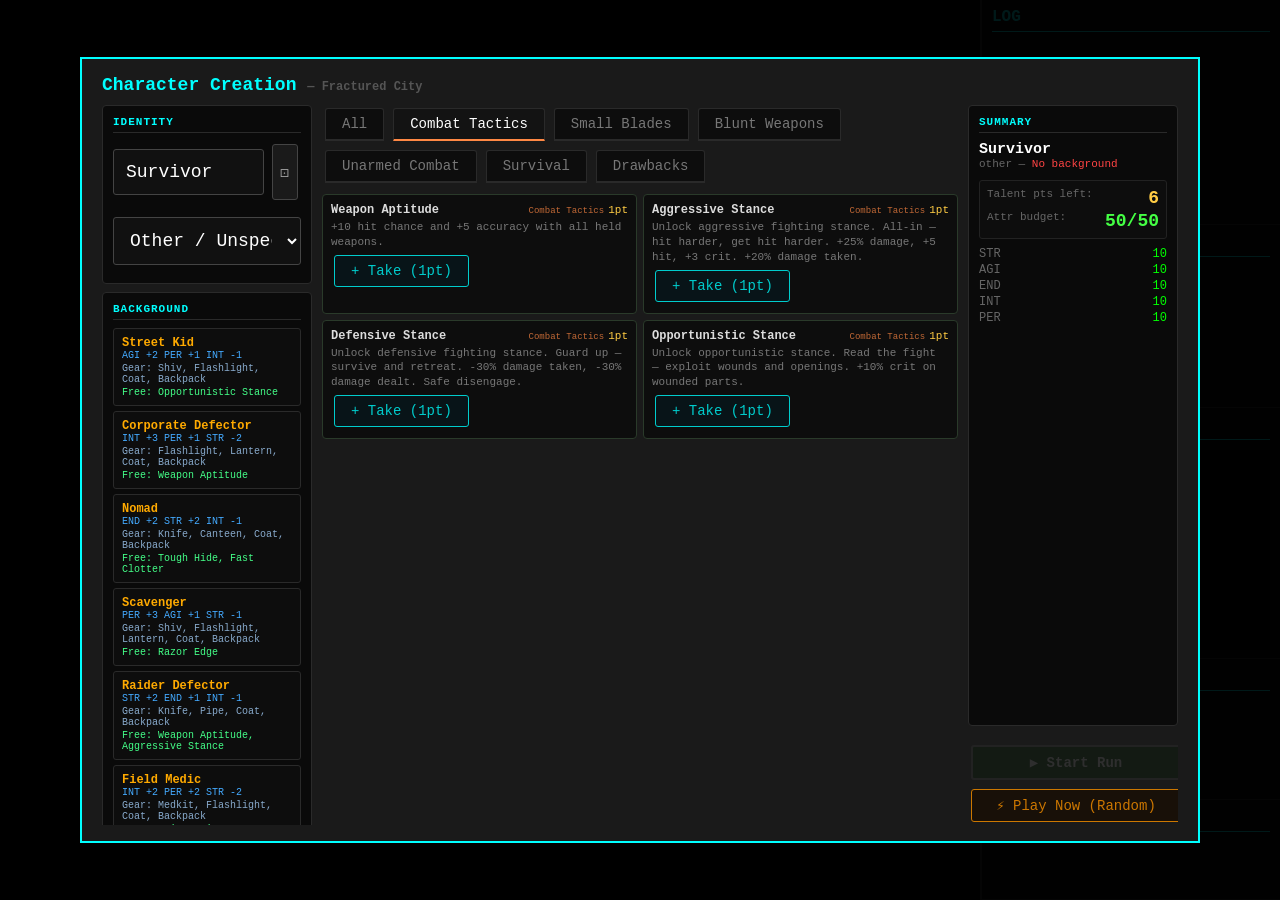
<file: index.html>
<!DOCTYPE html>
<html lang="en">
<head>
    <meta charset="UTF-8">
    <meta name="viewport" content="width=device-width, initial-scale=1.0, maximum-scale=1.0, user-scalable=no, viewport-fit=cover">
    <meta name="apple-mobile-web-app-capable" content="yes">
    <meta name="apple-mobile-web-app-status-bar-style" content="black-translucent">
    <meta name="theme-color" content="#0a0a0a">
    <link rel="manifest" href="manifest.json">
    <title>Fractured City - Roguelike</title>
    <link rel="stylesheet" href="styles.css">
</head>
<body>
    <div id="game-container">
        <div id="main-view">
            <canvas id="game-canvas"></canvas>
        </div>
        
        <div id="ui-panels">
            <div id="log-panel" class="panel">
                <h3>Log</h3>
                <div id="log-content"></div>
            </div>
            
            <div id="character-panel" class="panel">
                <h3>Character</h3>
                <div id="character-content"></div>
            </div>
            
            <div id="minimap-panel" class="panel">
                <h3>Map</h3>
                <canvas id="minimap-canvas"></canvas>
            </div>
            
            <div id="context-panel" class="panel">
                <h3>Target Info</h3>
                <div id="context-content"></div>
            </div>
            
            <div id="location-panel" class="panel">
                <h3>Location</h3>
                <div id="location-content"></div>
            </div>
        </div>
        
        <!-- Mobile Controls (hidden on desktop) -->
        <div id="mobile-controls">
            <div id="mobile-hud">
                <span id="mobile-hp"></span>
                <span id="mobile-status"></span>
                <span id="mobile-zone"></span>
            </div>
            
            <div id="mobile-bottom">
                <div id="mobile-dpad">
                    <button type="button" class="dpad-btn" id="dpad-up" data-dx="0" data-dy="-1">&#9650;</button>
                    <div class="dpad-mid-row">
                        <button type="button" class="dpad-btn" id="dpad-left" data-dx="-1" data-dy="0">&#9664;</button>
                        <button type="button" class="dpad-btn dpad-center" id="dpad-wait" data-action="wait">&#9679;</button>
                        <button type="button" class="dpad-btn" id="dpad-right" data-dx="1" data-dy="0">&#9654;</button>
                    </div>
                    <button type="button" class="dpad-btn" id="dpad-down" data-dx="0" data-dy="1">&#9660;</button>
                </div>
                
                <div id="mobile-actions">
                    <div class="action-row" id="mobile-primary-row">
                        <button type="button" class="action-btn" id="btn-interact" data-action="interact">ACT</button>
                        <button type="button" class="action-btn" id="btn-inspect" data-action="inspect">LOOK</button>
                        <button type="button" class="action-btn" id="btn-grab" data-action="grab_all">GRAB</button>
                        <button type="button" class="action-btn" id="btn-inventory" data-action="inventory">INV</button>
                        <button type="button" class="action-btn" id="btn-overworld" data-action="overworld">MAP</button>
                        <button type="button" class="action-btn action-btn--more" id="btn-more" data-action="more_menu">&bull;&bull;&bull;</button>
                    </div>
                    <div class="action-row hidden" id="mobile-more-row">
                        <button type="button" class="action-btn" id="btn-craft" data-action="craft">WRKSH</button>
                        <button type="button" class="action-btn" id="btn-character" data-action="character">CHAR</button>
                        <button type="button" class="action-btn" id="btn-abilities" data-action="abilities">ABIL</button>
                        <button type="button" class="action-btn" id="btn-move-mode" data-action="move_mode">MODE</button>
                        <button type="button" class="action-btn" id="btn-stance" data-action="combat_stance">STNC</button>
                        <button type="button" class="action-btn" id="btn-combat" data-action="combat_detail">BTL</button>
                        <button type="button" class="action-btn" id="btn-ascend" data-action="ascend">&#9650;Z</button>
                        <button type="button" class="action-btn" id="btn-descend" data-action="descend">&#9660;Z</button>
                        <button type="button" class="action-btn" id="btn-strafe-left" data-action="strafe_left">&#8678;</button>
                        <button type="button" class="action-btn" id="btn-strafe-right" data-action="strafe_right">&#8680;</button>
                        <button type="button" class="action-btn" id="btn-view" data-action="toggle_view">VIEW</button>
                    </div>
                </div>
            </div>
            
            <div id="mobile-panel-tabs">
                <button class="panel-tab active" data-panel="log-panel">LOG</button>
                <button class="panel-tab" data-panel="character-panel">CHAR</button>
                <button class="panel-tab" data-panel="minimap-panel">MAP</button>
                <button class="panel-tab" data-panel="context-panel">INFO</button>
                <button class="panel-tab" data-panel="location-panel">LOC</button>
            </div>
            
            <div id="mobile-panel-drawer" class="hidden">
                <div id="mobile-panel-content"></div>
            </div>
        </div>
    </div>
    
    <!-- Combat Detail Overlay (non-blocking, sits on top of game canvas) -->
    <div id="combat-overlay" class="hidden">
        <div id="combat-overlay-header">
            <span id="combat-overlay-title">COMBAT</span>
            <button id="close-combat-btn" class="small-btn">Close [B]</button>
        </div>
        <div id="combat-overlay-body">
            <div id="combat-player-panel" class="combat-entity-panel"></div>
            <div id="combat-feed-panel"></div>
            <div id="combat-enemy-panel" class="combat-entity-panel"></div>
        </div>
    </div>
    
    <div id="character-creation" class="modal hidden">
        <div class="modal-content" style="width:1120px;max-width:98vw;max-height:97vh;overflow:hidden;padding:16px 20px;">
            <h2 style="margin:0 0 10px;font-size:18px;">Character Creation <span style="font-size:12px;color:#555;">— Fractured City</span></h2>
            <div id="creation-form"></div>
        </div>
    </div>
    
    <div id="detailed-character" class="modal hidden">
        <div class="modal-content">
            <h2>Character Sheet</h2>
            <div id="detailed-character-content"></div>
            <button id="close-character-btn">Close [C]</button>
        </div>
    </div>
    
    <div id="detailed-inventory" class="modal hidden">
        <div class="modal-content">
            <h2>Interact</h2>
            <div id="detailed-inventory-content"></div>
            <button id="close-inventory-btn">Close [I]</button>
        </div>
    </div>
    
    <div id="ability-popup" class="hidden"></div>
    
    <div id="ability-panel" class="modal hidden">
        <div class="modal-content" style="width: 740px; max-width: 96vw;">
            <h2>Traits &amp; Talents <span style="font-size:13px; color:#888;">[Q]</span></h2>
            <div id="talent-tab-bar" style="display:flex; gap:6px; margin-bottom:10px;">
                <button class="talent-tab-btn active" data-tab="talents">Talents</button>
                <button class="talent-tab-btn" data-tab="abilities">Abilities</button>
            </div>
            <div id="ability-panel-content"></div>
            <button id="close-ability-btn">Close [Q]</button>
        </div>
    </div>
    
    <div id="help-screen" class="modal hidden">
        <div class="modal-content" style="max-width: 800px;">
            <div id="help-tabs" style="display: flex; gap: 4px; margin-bottom: 12px; border-bottom: 2px solid #333; padding-bottom: 8px;"></div>
            <div id="help-search" style="display: none; margin-bottom: 10px;">
                <input id="help-search-input" type="text" placeholder="Search..." style="width: 100%; padding: 6px 10px; background: #1a1a1a; border: 1px solid #444; color: #fff; font-size: 13px; border-radius: 3px;">
            </div>
            <div id="help-content" style="max-height: 65vh; overflow-y: auto;"></div>
            <button id="close-help-btn">Close [?]</button>
        </div>
    </div>
    
    <div id="npc-dialogue" class="modal hidden">
        <div class="modal-content" style="max-width: 600px;">
            <div id="npc-dialogue-header" style="display:flex; align-items:center; gap:10px; margin-bottom:12px; border-bottom:2px solid #555; padding-bottom:8px;">
                <span id="npc-dialogue-glyph" style="font-size:24px;">@</span>
                <div>
                    <h2 id="npc-dialogue-name" style="margin:0; font-size:18px;">NPC</h2>
                    <div id="npc-dialogue-subtitle" style="font-size:12px; color:#888;"></div>
                </div>
            </div>
            <div id="npc-dialogue-text" style="font-size:14px; line-height:1.6; color:#ddd; margin-bottom:16px; min-height:40px;"></div>
            <div id="npc-dialogue-choices" style="display:flex; flex-direction:column; gap:8px;"></div>
        </div>
    </div>

    <script type="module" src="src/main.js"></script>
    <script>
        const isLocalDevHost = ['localhost', '127.0.0.1', '::1'].includes(window.location.hostname);

        if ('serviceWorker' in navigator) {
            if (isLocalDevHost) {
                navigator.serviceWorker.getRegistrations()
                    .then((registrations) => Promise.all(registrations.map((registration) => registration.unregister())))
                    .catch(() => {});

                if ('caches' in window) {
                    caches.keys()
                        .then((keys) => Promise.all(keys.map((key) => caches.delete(key))))
                        .catch(() => {});
                }
            } else {
                navigator.serviceWorker.register('/sw.js').catch(() => {});
            }
        }
    </script>
</body>
</html>
</file>
<file: styles.css>
* {
    margin: 0;
    padding: 0;
    box-sizing: border-box;
}

body {
    font-family: 'Courier New', monospace;
    background-color: #0a0a0a;
    color: #00ff00;
    overflow: hidden;
}

#game-container {
    display: flex;
    height: 100vh;
    width: 100vw;
}

#main-view {
    flex: 1;
    display: flex;
    align-items: flex-start;
    justify-content: flex-start;
    background-color: #000000;
    overflow: hidden;
}

#game-canvas {
    image-rendering: pixelated;
    image-rendering: crisp-edges;
    image-rendering: -moz-crisp-edges;
}

#ui-panels {
    width: 300px;
    background-color: #0f0f0f;
    border-left: 2px solid #333;
    display: flex;
    flex-direction: column;
    height: 100vh;
    overflow: hidden;
}

.panel {
    border-bottom: 1px solid #333;
    padding: 8px 10px;
    min-height: 0;
    overflow-y: auto;
}

#log-panel      { flex: 2.5; }
#character-panel { flex: 2; }
#context-panel  { flex: 1.5; }
#location-panel { flex: 1; min-height: 50px; }

.panel h3 {
    color: #00ffff;
    margin-bottom: 10px;
    font-size: 16px;
    text-transform: uppercase;
    border-bottom: 1px solid #00ffff;
    padding-bottom: 5px;
}

#log-content {
    font-size: 14px;
    line-height: 1.5;
    max-height: 250px;
    overflow-y: auto;
}

.log-entry {
    margin-bottom: 5px;
    color: #aaa;
}

.log-entry.combat {
    color: #ff4444;
}

.log-entry.info {
    color: #44ff44;
}

.log-entry.warning {
    color: #ffaa00;
}

#minimap-canvas {
    width: 100%;
    height: 200px;
    background-color: #000;
    image-rendering: pixelated;
    image-rendering: crisp-edges;
    display: block;
}

#minimap-panel {
    flex-shrink: 0;
    overflow: hidden;
    padding: 8px 10px;
}

#character-content,
#context-content {
    font-size: 15px;
    line-height: 1.6;
}

.stat-line {
    display: flex;
    justify-content: space-between;
    margin-bottom: 3px;
}

.stat-label {
    color: #888;
}

.stat-value {
    color: #00ff00;
}

/* ── Combat Detail Overlay ────────────────────────────── */
#combat-overlay {
    position: fixed;
    bottom: 10px;
    left: 10px;
    z-index: 900;
    pointer-events: none;
    display: flex;
    flex-direction: column-reverse;
}

#combat-overlay.hidden {
    display: none;
}

#combat-overlay-header {
    pointer-events: auto;
    background: rgba(10, 10, 10, 0.95);
    border: 1px solid #ff4444;
    border-top: none;
    padding: 4px 16px;
    display: flex;
    align-items: center;
    gap: 12px;
    border-radius: 0 0 4px 4px;
}

#combat-overlay-title {
    color: #ff4444;
    font-family: 'Courier New', monospace;
    font-weight: bold;
    font-size: 14px;
    letter-spacing: 2px;
}

#combat-overlay-header .small-btn {
    font-size: 11px;
    padding: 2px 8px;
    margin: 0;
}

#combat-overlay-body {
    pointer-events: auto;
    background: rgba(10, 10, 10, 0.92);
    border: 1px solid #ff4444;
    border-radius: 4px 4px 0 0;
    display: flex;
    gap: 0;
    width: 700px;
    max-width: calc(100vw - 320px);
    max-height: 45vh;
    overflow: hidden;
}

.combat-entity-panel {
    flex: 1;
    padding: 10px;
    overflow-y: auto;
    font-family: 'Courier New', monospace;
    font-size: 12px;
    color: #ccc;
    min-width: 0;
    border-right: 1px solid #333;
}

.combat-entity-panel:last-child {
    border-right: none;
}

#combat-feed-panel {
    flex: 1.2;
    padding: 10px;
    overflow-y: auto;
    font-family: 'Courier New', monospace;
    font-size: 12px;
    color: #ccc;
    border-right: 1px solid #333;
    max-height: 50vh;
}

.combat-entity-name {
    font-weight: bold;
    font-size: 14px;
    margin-bottom: 6px;
}

.combat-section-label {
    color: #888;
    font-size: 11px;
    text-transform: uppercase;
    letter-spacing: 1px;
    margin-top: 8px;
    margin-bottom: 4px;
    border-bottom: 1px solid #333;
    padding-bottom: 2px;
}

.combat-wound-line {
    font-size: 11px;
    margin-bottom: 2px;
}

.combat-feed-entry {
    font-size: 11px;
    margin-bottom: 6px;
    padding: 4px 6px;
    border-left: 2px solid #333;
    line-height: 1.4;
}

.combat-feed-entry.hit { border-left-color: #ff4444; }
.combat-feed-entry.crit { border-left-color: #ffff00; }
.combat-feed-entry.miss { border-left-color: #666666; }
.combat-feed-entry.kill { border-left-color: #ff0000; background: rgba(255, 0, 0, 0.05); }

.combat-part-status {
    font-size: 11px;
    margin-bottom: 2px;
}

.modal {
    position: fixed;
    top: 0;
    left: 0;
    width: 100vw;
    height: 100vh;
    background-color: rgba(0, 0, 0, 0.9);
    display: flex;
    align-items: center;
    justify-content: center;
    z-index: 1000;
}

.modal.hidden {
    display: none;
}

/* Ability use popup — persistent until next action */
#ability-popup {
    position: fixed;
    top: 60px;
    left: 50%;
    transform: translateX(-50%);
    z-index: 950;
    background: rgba(20, 10, 35, 0.92);
    border: 1px solid #cc88ff;
    border-left: 3px solid #cc88ff;
    padding: 8px 18px;
    border-radius: 4px;
    font-family: 'Courier New', monospace;
    font-size: 14px;
    color: #ddd;
    pointer-events: none;
    max-width: 500px;
    text-align: center;
    box-shadow: 0 2px 12px rgba(140, 80, 220, 0.3);
}

#ability-popup.hidden {
    display: none;
}

#ability-popup .popup-ability-name {
    color: #cc88ff;
    font-weight: bold;
}

#ability-popup .popup-hit {
    color: #44ff44;
}

#ability-popup .popup-miss {
    color: #888;
}

#ability-popup .popup-damage {
    color: #ff4444;
    font-weight: bold;
}

#ability-popup .popup-effect {
    color: #ffcc00;
}

.modal-content {
    background-color: #1a1a1a;
    border: 2px solid #00ffff;
    padding: 30px;
    max-width: 700px;
    width: 70vw;
    max-height: 85vh;
    overflow-y: auto;
    overscroll-behavior: contain;
    font-size: 18px;
}

.modal-content h2 {
    color: #00ffff;
    margin-bottom: 20px;
    font-size: 28px;
}

.modal-content h3 {
    color: #00ffff;
    font-size: 22px;
    margin-bottom: 12px;
}

.modal-content h4 {
    color: #00ffff;
    font-size: 18px;
    margin-bottom: 10px;
}

.modal-content .stat-line {
    font-size: 16px;
    margin-bottom: 5px;
}

.modal-content .stat-label {
    font-size: 16px;
}

.modal-content .stat-value {
    font-size: 16px;
}

button {
    background-color: #003333;
    color: #00ffff;
    border: 1px solid #00ffff;
    padding: 7px 16px;
    cursor: pointer;
    font-family: 'Courier New', monospace;
    font-size: 14px;
    margin: 3px;
}

button:hover {
    background-color: #005555;
}

button:active {
    background-color: #001111;
}

.small-btn {
    padding: 8px 14px;
    font-size: 14px;
    margin: 3px;
}

.modal-content button {
    font-size: 14px;
    padding: 7px 16px;
}

.modal-content .small-btn {
    font-size: 14px;
    padding: 8px 14px;
}

.inventory-item:hover {
    background-color: #1a1a1a;
}

input, select {
    background-color: #0a0a0a;
    color: #00ff00;
    border: 1px solid #333;
    padding: 12px;
    font-family: 'Courier New', monospace;
    font-size: 18px;
    margin: 8px 0;
    min-height: 40px;
}

.form-group {
    margin-bottom: 20px;
}

.form-group label {
    display: block;
    color: #888;
    margin-bottom: 8px;
    font-size: 18px;
    font-weight: bold;
}

.modal-content input,
.modal-content select {
    font-size: 18px;
    padding: 12px;
}

.modal-content label {
    font-size: 18px;
}

/* ===== Mobile Controls (hidden on desktop) ===== */

#mobile-controls {
    display: none;
}

/* ===== Mobile Layout ===== */
@media (max-width: 1024px), (pointer: coarse) {
    /* Disable all browser-default touch behaviors globally */
    *,
    *::before,
    *::after {
        -webkit-user-select: none;
        user-select: none;
        -webkit-touch-callout: none;
        -webkit-tap-highlight-color: transparent;
    }

    /* Allow text selection only inside input/textarea */
    input, textarea {
        -webkit-user-select: text;
        user-select: text;
    }

    body {
        overflow: hidden;
        position: fixed;
        width: 100%;
        height: 100%;
        touch-action: manipulation;
        overscroll-behavior: none;
    }

    html {
        overscroll-behavior: none;
    }

    #game-container {
        flex-direction: column;
        height: 100vh;
        height: 100dvh;
    }

    #main-view {
        flex: 1;
        min-height: 0;
        align-items: center;
        justify-content: center;
    }

    /* Hide desktop sidebar on mobile */
    #ui-panels {
        display: none;
    }

    /* Show mobile controls */
    #mobile-controls {
        display: flex;
        flex-direction: column;
        background-color: #0a0a0a;
        flex-shrink: 0;
        padding: env(safe-area-inset-bottom, 0px);
    }

    /* --- Compact HUD Strip --- */
    #mobile-hud {
        display: flex;
        justify-content: space-between;
        align-items: center;
        padding: 4px 10px;
        background-color: #111;
        border-top: 1px solid #333;
        font-size: 12px;
        min-height: 24px;
    }

    #mobile-hud span {
        color: #00ff00;
    }

    #mobile-hp {
        color: #ff4444 !important;
        font-weight: bold;
    }

    #mobile-zone {
        color: #00ccff !important;
    }

    /* --- Bottom Controls Area --- */
    #mobile-bottom {
        display: flex;
        align-items: center;
        justify-content: space-between;
        padding: 6px 10px;
        gap: 10px;
        border-top: 1px solid #333;
    }

    /* --- D-Pad --- */
    #mobile-dpad {
        display: flex;
        flex-direction: column;
        align-items: center;
        gap: 2px;
        flex-shrink: 0;
    }

    .dpad-mid-row {
        display: flex;
        gap: 2px;
    }

    .dpad-btn {
        width: 48px;
        height: 48px;
        background-color: #1a1a2e;
        color: #00ffff;
        border: 1px solid #00ffff;
        border-radius: 6px;
        font-size: 18px;
        display: flex;
        align-items: center;
        justify-content: center;
        padding: 0;
        margin: 0;
        -webkit-tap-highlight-color: transparent;
        user-select: none;
        touch-action: manipulation;
    }

    .dpad-btn:active {
        background-color: #003344;
        border-color: #00ffff;
    }

    .dpad-center {
        background-color: #0d0d1a;
        color: #888;
        font-size: 14px;
    }

    /* --- Action Buttons --- */
    #mobile-actions {
        display: flex;
        flex-direction: column;
        gap: 4px;
        flex: 1;
    }

    .action-row {
        display: flex;
        gap: 4px;
    }

    .action-btn {
        flex: 1;
        height: 44px;
        background-color: #1a1a2e;
        color: #00ffff;
        border: 1px solid #444;
        border-radius: 4px;
        font-family: 'Courier New', monospace;
        font-size: 11px;
        font-weight: bold;
        padding: 0 4px;
        margin: 0;
        -webkit-tap-highlight-color: transparent;
        user-select: none;
        touch-action: manipulation;
        text-transform: uppercase;
        letter-spacing: 0.5px;
    }

    .action-btn:active {
        background-color: #003344;
        border-color: #00ffff;
    }

    #btn-abilities {
        background-color: #1a102e;
        border-color: #8855cc;
        color: #cc88ff;
    }

    #btn-abilities:active {
        background-color: #2a1a4e;
    }

    .action-btn--more {
        background-color: #111;
        border-color: #555;
        color: #888;
        flex: 0 0 40px;
    }

    #btn-overworld {
        background-color: #0a1a0a;
        border-color: #44aa44;
        color: #44ff88;
    }

    #mobile-more-row {
        flex-wrap: wrap;
    }

    #mobile-more-row .action-btn {
        flex: 1 1 calc(25% - 4px);
        min-width: 0;
    }

    /* --- Panel Tabs --- */
    #mobile-panel-tabs {
        display: flex;
        border-top: 1px solid #333;
        background-color: #0f0f0f;
    }

    .panel-tab {
        flex: 1;
        height: 32px;
        background-color: #0f0f0f;
        color: #666;
        border: none;
        border-right: 1px solid #222;
        border-radius: 0;
        font-family: 'Courier New', monospace;
        font-size: 10px;
        font-weight: bold;
        padding: 0;
        margin: 0;
        -webkit-tap-highlight-color: transparent;
        user-select: none;
        touch-action: manipulation;
    }

    .panel-tab:last-child {
        border-right: none;
    }

    .panel-tab.active {
        color: #00ffff;
        background-color: #1a1a2e;
        border-bottom: 2px solid #00ffff;
    }

    /* --- Panel Drawer --- */
    #mobile-panel-drawer {
        background-color: #0f0f0f;
        border-top: 1px solid #333;
        max-height: 30vh;
        overflow-y: auto;
        padding: 8px 10px;
        font-size: 12px;
        line-height: 1.4;
    }

    #mobile-panel-drawer.hidden {
        display: none;
    }

    #mobile-panel-content {
        color: #aaa;
    }

    #mobile-panel-content .stat-line {
        font-size: 12px;
        margin-bottom: 2px;
    }

    #mobile-panel-content .stat-label {
        font-size: 12px;
    }

    #mobile-panel-content .stat-value {
        font-size: 12px;
    }

    #mobile-panel-content .log-entry {
        font-size: 11px;
        margin-bottom: 2px;
    }

    #mobile-panel-content h3 {
        font-size: 12px;
        color: #00ffff;
        margin-bottom: 4px;
        padding-bottom: 2px;
        border-bottom: 1px solid #333;
    }

    /* --- Stack inventory grid on mobile --- */
    .modal-content div[style*="grid-template-columns: 1fr 1fr"] {
        grid-template-columns: 1fr !important;
    }

    /* --- Modal Fullscreen on Mobile --- */
    .modal {
        touch-action: manipulation;
        overflow: hidden;
    }

    .modal-content {
        width: 100vw !important;
        max-width: 100vw !important;
        height: 100vh !important;
        height: 100dvh !important;
        max-height: 100vh !important;
        max-height: 100dvh !important;
        padding: 15px;
        border: none;
        border-radius: 0;
        font-size: 14px;
        overflow-y: auto !important;
        -webkit-overflow-scrolling: touch;
        touch-action: pan-y;
        overscroll-behavior: contain;
    }

    .modal-content h2 {
        font-size: 20px;
        margin-bottom: 12px;
    }

    .modal-content h3 {
        font-size: 16px;
        margin-bottom: 8px;
    }

    .modal-content h4 {
        font-size: 14px;
        margin-bottom: 6px;
    }

    .modal-content .stat-line {
        font-size: 13px;
    }

    .modal-content .stat-label,
    .modal-content .stat-value {
        font-size: 13px;
    }

    .modal-content button {
        font-size: 14px;
        padding: 10px 18px;
    }

    .modal-content .small-btn {
        font-size: 12px;
        padding: 6px 10px;
    }

    .modal-content input,
    .modal-content select {
        font-size: 16px;
        padding: 10px;
    }

    .modal-content label {
        font-size: 14px;
    }

    /* --- Combat Overlay on Mobile --- */
    #combat-overlay {
        bottom: 0;
        left: 0;
        right: 0;
    }

    #combat-overlay-body {
        flex-direction: column;
        width: 100vw;
        max-width: 100vw;
        max-height: 70vh;
        border-radius: 0;
        overflow-y: auto;
    }

    .combat-entity-panel {
        border-right: none;
        border-bottom: 1px solid #333;
    }

    #combat-feed-panel {
        border-right: none;
        border-bottom: 1px solid #333;
        max-height: none;
    }
}

/* ── Talent / Traits Screen ──────────────────────────────────────────────── */

.talent-tab-btn {
    background: #222;
    color: #aaa;
    border: 1px solid #444;
    padding: 6px 18px;
    cursor: pointer;
    font-family: inherit;
    font-size: 14px;
    border-radius: 3px;
    transition: background 0.15s, color 0.15s;
}
.talent-tab-btn:hover { background: #2a2a2a; color: #fff; }
.talent-tab-btn.active { background: #1a3040; border-color: #00ffff; color: #00ffff; }

#talent-screen-layout {
    display: flex;
    gap: 12px;
    height: 480px;
}

#talent-tree-nav {
    display: flex;
    flex-direction: column;
    gap: 6px;
    width: 160px;
    flex-shrink: 0;
}
#talent-tree-nav .talent-pts-display {
    color: #ffcc44;
    font-size: 13px;
    margin-bottom: 4px;
    padding: 6px 8px;
    background: #111;
    border: 1px solid #333;
    border-radius: 3px;
    text-align: center;
}
.talent-tree-btn {
    background: #1a1a1a;
    border: 1px solid #333;
    color: #ccc;
    padding: 8px 10px;
    cursor: pointer;
    font-family: inherit;
    font-size: 13px;
    text-align: left;
    border-radius: 3px;
    transition: background 0.1s, border-color 0.1s;
}
.talent-tree-btn:hover { background: #252525; color: #fff; }
.talent-tree-btn.selected { border-color: #00ffff; color: #00ffff; background: #0a1a20; }
.talent-tree-btn .tree-count {
    float: right;
    font-size: 11px;
    color: #666;
}

#talent-nodes-panel {
    flex: 1;
    overflow-y: auto;
    display: flex;
    flex-direction: column;
    gap: 6px;
}

.talent-node-card {
    background: #111;
    border: 1px solid #333;
    border-radius: 4px;
    padding: 10px 12px;
    display: flex;
    flex-direction: column;
    gap: 4px;
}
.talent-node-card.unlocked-talent { border-color: #00aa44; background: #0a1a0a; }
.talent-node-card.locked-prereq { opacity: 0.5; }
.talent-node-card.purchasable { border-color: #445566; }
.talent-node-card.purchasable:hover { border-color: #00ffff; background: #0a1520; }

.talent-node-header {
    display: flex;
    align-items: baseline;
    gap: 8px;
}
.talent-node-name {
    font-size: 15px;
    font-weight: bold;
    color: #fff;
}
.talent-node-cost {
    font-size: 12px;
    color: #ffcc44;
    margin-left: auto;
}
.talent-node-desc {
    font-size: 12px;
    color: #aaa;
    line-height: 1.4;
}
.talent-node-prereqs {
    font-size: 11px;
    color: #888;
    font-style: italic;
}
.talent-node-effect {
    font-size: 12px;
    color: #44ffaa;
}
.talent-buy-btn {
    align-self: flex-start;
    margin-top: 4px;
    padding: 4px 14px;
    font-family: inherit;
    font-size: 12px;
    background: #1a2830;
    border: 1px solid #00ffff;
    color: #00ffff;
    border-radius: 3px;
    cursor: pointer;
    transition: background 0.1s;
}
.talent-buy-btn:hover { background: #223040; }
.talent-buy-btn:disabled { opacity: 0.4; cursor: not-allowed; border-color: #555; color: #555; }
.talent-unlocked-badge {
    display: inline-block;
    font-size: 11px;
    color: #00aa44;
    background: #0a1a0a;
    border: 1px solid #00aa44;
    border-radius: 3px;
    padding: 2px 8px;
    margin-top: 4px;
}

/* ── Character Creation (CoQ-style 3-column) ─────────────────────────────── */

.cg-layout {
    display: flex;
    gap: 10px;
    height: 80vh;
}

.cg-col {
    display: flex;
    flex-direction: column;
    overflow-y: auto;
    scrollbar-width: thin;
}
.cg-left  { width: 210px; flex-shrink: 0; }
.cg-center { flex: 1; min-width: 0; }
.cg-right { width: 210px; flex-shrink: 0; }

.cg-section {
    background: #0a0a0a;
    border: 1px solid #2a2a2a;
    border-radius: 4px;
    padding: 10px;
    margin-bottom: 8px;
}

.cg-section-title {
    color: #00ffff;
    font-size: 11px;
    font-weight: bold;
    text-transform: uppercase;
    letter-spacing: 1px;
    margin-bottom: 8px;
    border-bottom: 1px solid #2a2a2a;
    padding-bottom: 4px;
    display: flex;
    justify-content: space-between;
    align-items: center;
}

.cg-input {
    background: #111;
    border: 1px solid #444;
    color: #fff;
    padding: 6px 8px;
    font-family: inherit;
    font-size: 13px;
    border-radius: 3px;
    width: 100%;
    box-sizing: border-box;
}
.cg-input:focus { border-color: #00ffff; outline: none; }

.cg-btn {
    background: #1a1a1a;
    border: 1px solid #444;
    color: #aaa;
    padding: 6px 10px;
    font-family: inherit;
    font-size: 13px;
    border-radius: 3px;
    cursor: pointer;
    white-space: nowrap;
}
.cg-btn:hover { background: #252525; color: #fff; }

.cg-bg-card {
    padding: 7px 8px;
    border: 1px solid #2a2a2a;
    border-radius: 3px;
    margin-bottom: 5px;
    cursor: pointer;
    background: #0d0d0d;
    transition: border-color 0.1s, background 0.1s;
}
.cg-bg-card:hover { border-color: #555; background: #131313; }
.cg-bg-card.selected { border-color: #00ffff; background: #061010; }
.cg-bg-name { color: #ffaa00; font-weight: bold; font-size: 12px; }
.cg-bg-desc { color: #666; font-size: 10px; margin: 2px 0; line-height: 1.3; display: none; }
.cg-bg-card.selected .cg-bg-desc { display: block; color: #888; }
.cg-bg-mods { color: #44aaff; font-size: 10px; }
.cg-bg-talents { color: #44ff88; font-size: 10px; margin-top: 2px; }

.cg-stat-row {
    display: flex;
    align-items: center;
    gap: 5px;
    margin-bottom: 4px;
}
.cg-stat-name { color: #888; font-size: 12px; width: 30px; flex-shrink: 0; }
.cg-stat-btn {
    width: 22px; height: 22px;
    background: #181818;
    border: 1px solid #444;
    color: #aaa;
    cursor: pointer;
    font-size: 15px;
    line-height: 1;
    border-radius: 2px;
    padding: 0;
    font-family: inherit;
    flex-shrink: 0;
    display: flex; align-items: center; justify-content: center;
}
.cg-stat-btn:hover { background: #2a2a2a; color: #fff; }
.cg-stat-val { font-size: 13px; color: #fff; min-width: 36px; text-align: center; }

.cg-tabs {
    display: flex;
    flex-wrap: wrap;
    gap: 3px;
    margin-bottom: 8px;
    flex-shrink: 0;
}
.cg-tab {
    background: #0d0d0d;
    border: 1px solid #2a2a2a;
    border-bottom: 2px solid #2a2a2a;
    color: #777;
    padding: 4px 9px;
    font-family: inherit;
    font-size: 11px;
    cursor: pointer;
    border-radius: 3px 3px 0 0;
    transition: color 0.1s, background 0.1s;
}
.cg-tab:hover { color: #ccc; background: #141414; }
.cg-tab.active { color: #fff; background: #131313; border-bottom-color: #00ffff; }

.cg-talent-list {
    flex: 1;
    overflow-y: auto;
    scrollbar-width: thin;
    display: grid;
    grid-template-columns: 1fr 1fr;
    gap: 6px;
    align-content: start;
}

.cg-talent-card {
    background: #0d0d0d;
    border: 1px solid #252525;
    border-radius: 4px;
    padding: 8px;
    display: flex;
    flex-direction: column;
    gap: 3px;
}
.cg-talent-card.cg-talent-free    { border-color: #1a3a1a; background: #091209; }
.cg-talent-card.cg-talent-selected { border-color: #44ffaa; background: #071510; }
.cg-talent-card.cg-talent-locked   { opacity: 0.4; }
.cg-talent-card.cg-talent-available { border-color: #2a3a2a; }
.cg-talent-card.cg-talent-available:hover { border-color: #00ffff; background: #080e14; }
.cg-talent-card.cg-talent-costly   { opacity: 0.55; }
.cg-talent-card.cg-drawback-card   { border-color: #2a1a1a; }
.cg-talent-card.cg-drawback-selected { border-color: #ff6644; background: #140808; }

.cg-talent-card-header {
    display: flex;
    align-items: baseline;
    gap: 4px;
    flex-wrap: wrap;
}
.cg-talent-card-name { font-size: 12px; font-weight: bold; color: #ddd; flex: 1; min-width: 0; }
.cg-talent-card-tree { font-size: 9px; opacity: 0.75; }
.cg-talent-card-cost { font-size: 11px; margin-left: auto; flex-shrink: 0; }
.cg-talent-card-desc { font-size: 11px; color: #777; line-height: 1.35; }
.cg-talent-prereq    { font-size: 10px; font-style: italic; }

.cg-free-badge {
    font-size: 10px; color: #44aa44;
    background: #091209; border: 1px solid #2a5a2a;
    border-radius: 3px; padding: 2px 6px;
    align-self: flex-start; margin-top: 2px;
}
.cg-buy-btn {
    align-self: flex-start; padding: 3px 10px;
    font-family: inherit; font-size: 11px;
    background: #081418; border: 1px solid #00cccc; color: #00cccc;
    border-radius: 3px; cursor: pointer; margin-top: 2px;
}
.cg-buy-btn:hover { background: #0d1e24; }
.cg-buy-btn:disabled { opacity: 0.3; cursor: not-allowed; border-color: #333; color: #555; }
.cg-deselect-btn {
    align-self: flex-start; padding: 3px 10px;
    font-family: inherit; font-size: 11px;
    background: #140808; border: 1px solid #cc3322; color: #cc3322;
    border-radius: 3px; cursor: pointer; margin-top: 2px;
}
.cg-deselect-btn:hover { background: #1e0e0a; }

.cg-start-btn {
    width: 100%; padding: 10px;
    font-family: inherit; font-size: 14px; font-weight: bold;
    background: #081a08; border: 2px solid #44ff44; color: #44ff44;
    border-radius: 3px; cursor: pointer; margin-bottom: 6px;
    transition: background 0.1s;
}
.cg-start-btn:hover:not(:disabled) { background: #102010; }
.cg-start-btn:disabled { opacity: 0.35; cursor: not-allowed; border-color: #333; color: #555; }
.cg-play-now-btn {
    width: 100%; padding: 7px;
    font-family: inherit; font-size: 12px;
    background: #181008; border: 1px solid #cc7700; color: #cc7700;
    border-radius: 3px; cursor: pointer; transition: background 0.1s;
}
.cg-play-now-btn:hover { background: #201408; }
</file>
